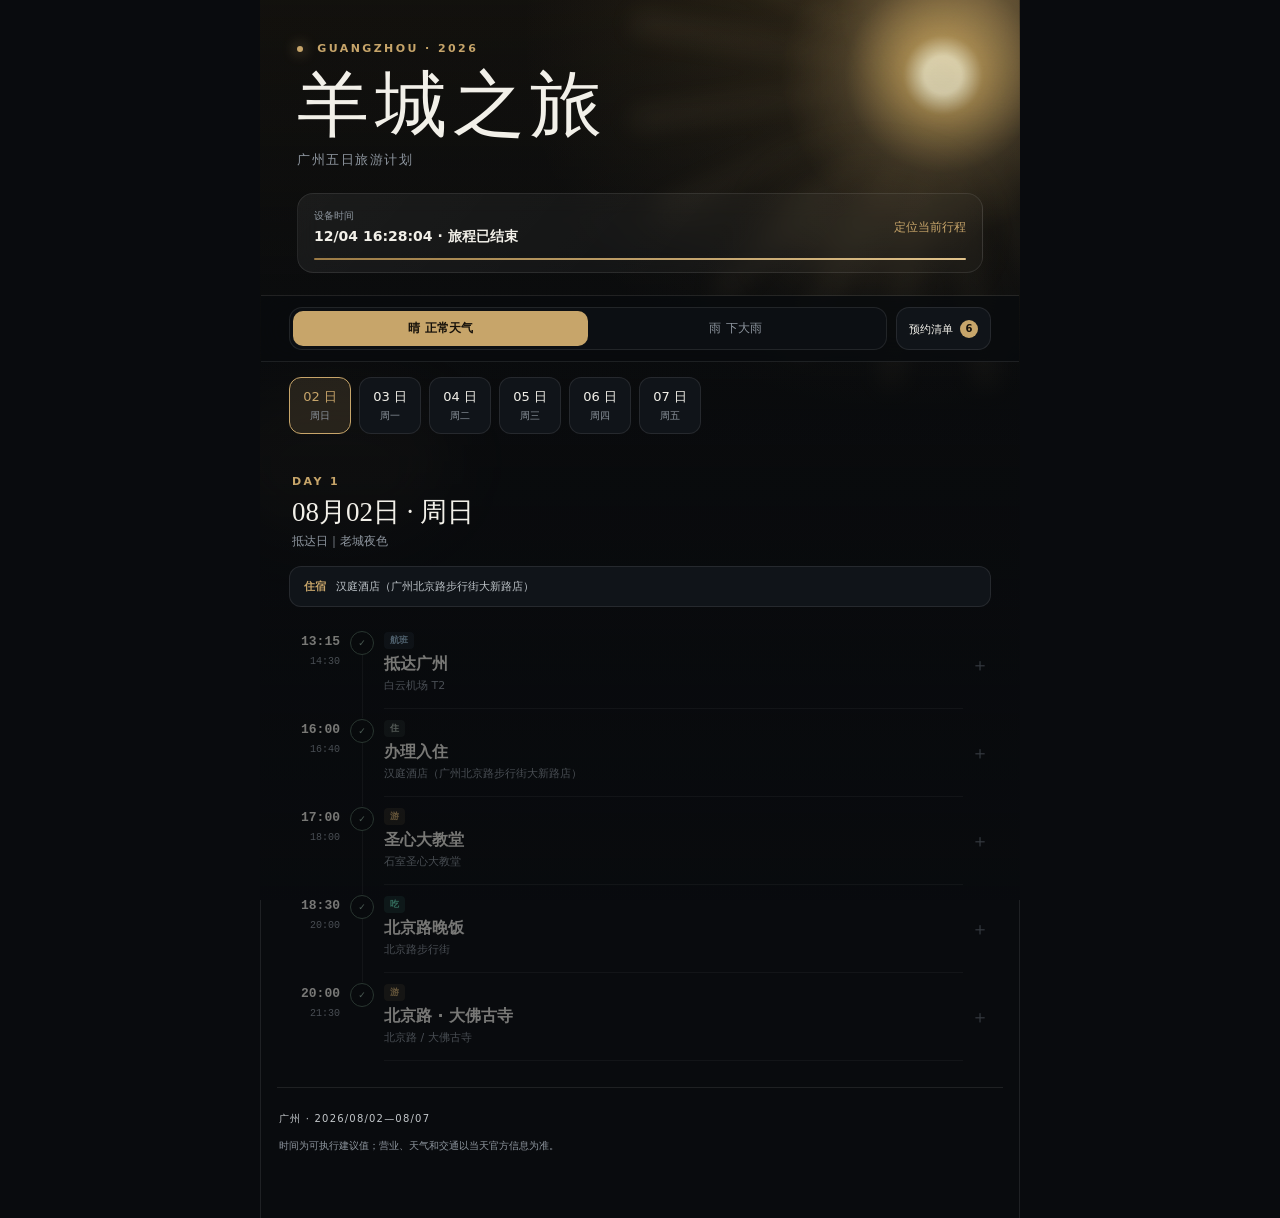
<file: index.html>
﻿<!DOCTYPE html><html lang="zh-CN"><head><meta charSet="utf-8"/><meta name="viewport" content="width=device-width, initial-scale=1"/><link rel="preload" as="image" href="./rain-window-v1.png"/><link rel="preload" as="image" href="./rain-window-loop-v1.gif"/><link rel="stylesheet" href="/assets/index-DzfLGUQ2.css" data-rsc-css-href="/assets/index-DzfLGUQ2.css" data-precedence="vite-rsc/importer-resources"/><link rel="preload" href="/styles-v3.css" as="style"/><link rel="modulepreload" href="/assets/layout-segment-context-Cm3R5QKT.js" crossorigin=""/><link rel="modulepreload" href="/assets/rolldown-runtime-S-ySWqyJ.js" crossorigin=""/><link rel="modulepreload" href="/assets/index-CP8Jyj7E.js" crossorigin=""/><link rel="modulepreload" href="/assets/framework-DjPHiq1u.js" crossorigin=""/><link rel="modulepreload" href="/assets/page-rLevxvu_.js" crossorigin=""/><title>羊城之旅｜广州五日旅游计划</title><meta name="description" content="正常天气与大雨天气双方案的广州五日手机互动旅游计划"/><meta property="og:title" content="羊城之旅｜广州五日旅游计划"/><meta property="og:description" content="正常天气与大雨天气双方案的广州五日手机互动旅游计划"/><meta property="og:type" content="website"/><meta property="og:image" content="https://tripgz.gqtrashbin.design/og.png"/><meta property="og:image:width" content="1200"/><meta property="og:image:height" content="630"/><meta property="og:image:alt" content="羊城之旅｜广州五日旅游计划"/><meta name="twitter:card" content="summary_large_image"/><meta name="twitter:title" content="羊城之旅｜广州五日旅游计划"/><meta name="twitter:description" content="正常天气与大雨天气双方案的广州五日手机互动旅游计划"/><meta name="twitter:image" content="https://tripgz.gqtrashbin.design/og.png"/><link rel="stylesheet" href="/styles-v3.css"/><script>self.__VINEXT_RSC_PARAMS__={}</script><script>self.__VINEXT_RSC_NAV__={"pathname":"/","searchParams":[]}</script><link rel="modulepreload" href="/assets/index-CP8Jyj7E.js" />
</head><body><main class="weather-page weather-sun"><div class="weather-scene" aria-hidden="true"><div class="sun-orb"></div><div class="sun-haze sun-haze-one"></div><div class="sun-haze sun-haze-two"></div><img class="rain-still" src="./rain-window-v1.png" alt=""/><img class="rain-animation" src="./rain-window-loop-v1.gif" alt=""/><div class="rain-mist"></div><div class="rain-layer rain-far"></div><div class="rain-layer rain-mid"></div><div class="rain-layer rain-near"></div><div class="rain-layer rain-fast"></div><div class="rain-layer rain-streaks"></div><div class="rain-layer rain-static"></div></div><div class="weather-content"><header class="hero"><div class="hero-glow"></div><div class="eyebrow"><span class="live-dot"></span> GUANGZHOU · 2026</div><h1>羊城之旅</h1><p class="hero-copy">广州五日旅游计划</p><div class="status-card"><div><span class="muted">设备时间</span><strong>07/27 14:45:42 · 距出发 6 天</strong></div><button type="button">定位当前行程</button><div class="progress-track" aria-label="总行程进度 0%"><span style="width:0%"></span></div></div></header><div class="mode-wrap"><nav class="mode-switch" aria-label="天气方案切换"><button class="active" aria-pressed="true"><span>晴</span>正常天气</button><button class="" aria-pressed="false"><span>雨</span>下大雨</button></nav><button class="booking-button" aria-expanded="false">预约清单 <b>6</b></button></div><nav class="day-tabs" aria-label="选择日期"><button class="active"><span>02<!-- --> 日</span><small>周日</small></button><button class=""><span>03<!-- --> 日</span><small>周一</small></button><button class=""><span>04<!-- --> 日</span><small>周二</small></button><button class=""><span>05<!-- --> 日</span><small>周三</small></button><button class=""><span>06<!-- --> 日</span><small>周四</small></button><button class=""><span>07<!-- --> 日</span><small>周五</small></button></nav><section class="itinerary" aria-live="polite"><div><div class="day-heading"><div><span class="section-kicker">DAY <!-- -->1</span><h2>08月02<!-- -->日 · <!-- -->周日</h2><p>抵达日｜老城夜色</p></div></div><div class="hotel-line"><span>住宿</span>汉庭酒店（广州北京路步行街大新路店）</div><div class="timeline"><details class="stop upcoming"><summary><div class="time"><strong>13:15</strong><span>14:30</span></div><div class="rail"><i>1</i></div><div class="stop-main"><div class="stop-topline"><span class="kind flight">航班</span></div><h3>抵达广州</h3><p>白云机场 T2</p></div><span class="chevron">＋</span></summary><div class="stop-detail"><p>取行李后乘地铁或网约车前往酒店；预留约 90 分钟进城。</p><a href="baidumap://map/geocoder?address=%E7%99%BD%E4%BA%91%E6%9C%BA%E5%9C%BA%20T2&amp;src=webapp.guangzhou-guide">在百度地图 App 打开 ↗</a></div></details><details class="stop upcoming"><summary><div class="time"><strong>16:00</strong><span>16:40</span></div><div class="rail"><i>2</i></div><div class="stop-main"><div class="stop-topline"><span class="kind hotel">住</span></div><h3>办理入住</h3><p>汉庭酒店（广州北京路步行街大新路店）</p></div><span class="chevron">＋</span></summary><div class="stop-detail"><p>放行李、补水，轻装出发。</p><a href="baidumap://map/geocoder?address=%E6%B1%89%E5%BA%AD%E9%85%92%E5%BA%97%EF%BC%88%E5%B9%BF%E5%B7%9E%E5%8C%97%E4%BA%AC%E8%B7%AF%E6%AD%A5%E8%A1%8C%E8%A1%97%E5%A4%A7%E6%96%B0%E8%B7%AF%E5%BA%97%EF%BC%89&amp;src=webapp.guangzhou-guide">在百度地图 App 打开 ↗</a></div></details><details class="stop upcoming"><summary><div class="time"><strong>17:00</strong><span>18:00</span></div><div class="rail"><i>3</i></div><div class="stop-main"><div class="stop-topline"><span class="kind visit">游</span></div><h3>圣心大教堂</h3><p>石室圣心大教堂</p></div><span class="chevron">＋</span></summary><div class="stop-detail"><p>看双尖塔与石砌立面；如现场暂停开放，则只看外观后提前去北京路。</p><a href="baidumap://map/geocoder?address=%E7%9F%B3%E5%AE%A4%E5%9C%A3%E5%BF%83%E5%A4%A7%E6%95%99%E5%A0%82&amp;src=webapp.guangzhou-guide">在百度地图 App 打开 ↗</a></div></details><details class="stop upcoming"><summary><div class="time"><strong>18:30</strong><span>20:00</span></div><div class="rail"><i>4</i></div><div class="stop-main"><div class="stop-topline"><span class="kind food">吃</span></div><h3>北京路晚饭</h3><p>北京路步行街</p></div><span class="chevron">＋</span></summary><div class="stop-detail"><p>第一顿以粤菜为主，三人共享更容易多尝几样。</p><div class="chips"><span>备选</span><em>大鸽饭</em><em>九大簋</em></div><a href="baidumap://map/geocoder?address=%E5%8C%97%E4%BA%AC%E8%B7%AF%E6%AD%A5%E8%A1%8C%E8%A1%97&amp;src=webapp.guangzhou-guide">在百度地图 App 打开 ↗</a></div></details><details class="stop upcoming"><summary><div class="time"><strong>20:00</strong><span>21:30</span></div><div class="rail"><i>5</i></div><div class="stop-main"><div class="stop-topline"><span class="kind visit">游</span></div><h3>北京路 · 大佛古寺</h3><p>北京路 / 大佛古寺</p></div><span class="chevron">＋</span></summary><div class="stop-detail"><p>饭后看千年古道遗址与大佛古寺夜景，不赶场。</p><a href="baidumap://map/geocoder?address=%E5%8C%97%E4%BA%AC%E8%B7%AF%20%2F%20%E5%A4%A7%E4%BD%9B%E5%8F%A4%E5%AF%BA&amp;src=webapp.guangzhou-guide">在百度地图 App 打开 ↗</a></div></details></div></div></section><footer><span>广州 · 2026/08/02—08/07</span><p>时间为可执行建议值；营业、天气和交通以当天官方信息为准。</p></footer></div></main><script id="_R_">import("/assets/index-CP8Jyj7E.js")</script></body></html><script>self.__VINEXT_RSC_CHUNKS__=self.__VINEXT_RSC_CHUNKS__||[];self.__VINEXT_RSC_CHUNKS__.push("2:I[\"8c0f216c4604\",[],\"Children\",1]\n3:I[\"15c18cfaeeff\",[],\"LayoutSegmentProvider\",1]\n4:I[\"8c0f216c4604\",[],\"Slot\",1]\n5:I[\"593f344dc510\",[],\"RedirectBoundary\",1]\n:HL[\"/assets/index-DzfLGUQ2.css\",\"style\"]\n:HL[\"/styles-v3.css\",\"style\"]\n")</script><script>self.__VINEXT_RSC_CHUNKS__=self.__VINEXT_RSC_CHUNKS__||[];self.__VINEXT_RSC_CHUNKS__.push("0:{\"__route\":\"route:/\",\"__interceptionContext\":null,\"__layoutIds\":[\"layout:/\"],\"__rootLayout\":\"/\",\"page:/\":\"$L1\",\"layout:/\":[[[[\"$\",\"link\",\"css:/assets/index-DzfLGUQ2.css\",{\"rel\":\"stylesheet\",\"precedence\":\"vite-rsc/importer-resources\",\"href\":\"/assets/index-DzfLGUQ2.css\",\"data-rsc-css-href\":\"/assets/index-DzfLGUQ2.css\"}],\"$undefined\"],[\"$\",\"html\",null,{\"lang\":\"zh-CN\",\"children\":[[\"$\",\"head\",null,{\"children\":[\"$\",\"link\",null,{\"rel\":\"stylesheet\",\"href\":\"/styles-v3.css\"}]}],[\"$\",\"body\",null,{\"children\":[\"$\",\"$L2\",null,{}]}]]}]],null],\"route:/\":[[[\"$\",\"meta\",null,{\"charSet\":\"utf-8\"}],[[\"$\",\"title\",\"0\",{\"children\":\"羊城之旅｜广州五日旅游计划\"}],[\"$\",\"meta\",\"1\",{\"name\":\"description\",\"content\":\"正常天气与大雨天气双方案的广州五日手机互动旅游计划\"}],[\"$\",\"meta\",\"2\",{\"property\":\"og:title\",\"content\":\"羊城之旅｜广州五日旅游计划\"}],[\"$\",\"meta\",\"3\",{\"property\":\"og:description\",\"content\":\"正常天气与大雨天气双方案的广州五日手机互动旅游计划\"}],[\"$\",\"meta\",\"4\",{\"property\":\"og:type\",\"content\":\"website\"}],[\"$\",\"meta\",\"5\",{\"property\":\"og:image\",\"content\":\"https://tripgz.gqtrashbin.design/og.png\"}],[\"$\",\"meta\",\"6\",{\"property\":\"og:image:width\",\"content\":\"1200\"}],[\"$\",\"meta\",\"7\",{\"property\":\"og:image:height\",\"content\":\"630\"}],[\"$\",\"meta\",\"8\",{\"property\":\"og:image:alt\",\"content\":\"羊城之旅｜广州五日旅游计划\"}],[\"$\",\"meta\",\"9\",{\"name\":\"twitter:card\",\"content\":\"summary_large_image\"}],[\"$\",\"meta\",\"10\",{\"name\":\"twitter:title\",\"content\":\"羊城之旅｜广州五日旅游计划\"}],[\"$\",\"meta\",\"11\",{\"name\":\"twitter:description\",\"content\":\"正常天气与大雨天气双方案的广州五日手机互动旅游计划\"}],[\"$\",\"meta\",\"12\",{\"name\":\"twitter:image\",\"content\":\"https://tripgz.gqtrashbin.design/og.png\"}]],[[\"$\",\"meta\",\"0\",{\"name\":\"viewport\",\"content\":\"width=device-width, initial-scale=1\"}]]],[\"$\",\"$L3\",null,{\"segmentMap\":{\"children\":[]},\"children\":[\"$\",\"$L4\",null,{\"id\":\"layout:/\",\"parallelSlots\":\"$undefined\",\"children\":[\"$\",\"$L5\",null,{\"children\":[\"$\",\"$L3\",null,{\"segmentMap\":{\"children\":[]},\"children\":[\"$\",\"$L4\",null,{\"id\":\"page:/\"}]}]}]}]}]],\"__layoutFlags\":{\"layout:/\":\"s\"},\"__artifactCompatibility\":{\"schemaVersion\":1,\"graphVersion\":\"app-route-graph:4uhn5s1wvoptc\",\"deploymentVersion\":\"b5fb0f82-186d-453d-8ee8-8b7a14dfd1f1\",\"appElementsSchemaVersion\":1,\"rscPayloadSchemaVersion\":1,\"rootBoundaryId\":\"/\",\"renderEpoch\":null}}\n")</script><script>self.__VINEXT_RSC_CHUNKS__=self.__VINEXT_RSC_CHUNKS__||[];self.__VINEXT_RSC_CHUNKS__.push("6:I[\"6efdf509a785\",[],\"default\",1]\n1:[\"$\",\"$L6\",null,{\"params\":\"$@7\",\"searchParams\":\"$@8\"}]\n")</script><script>self.__VINEXT_RSC_CHUNKS__=self.__VINEXT_RSC_CHUNKS__||[];self.__VINEXT_RSC_CHUNKS__.push("7:{}\n8:{}\n")</script><script>self.__VINEXT_RSC_DONE__=true</script>
</file>
<file: assets/index-DzfLGUQ2.css>
:root{--bg:#090b0e;--panel:#101419;--panel-2:#151a20;--line:#ffffff17;--text:#f2f0e9;--muted:#8e969f;--gold:#c7a56a;--gold-soft:#c7a56a24;--blue:#7da7c7}*{box-sizing:border-box}html{background:var(--bg);--lightningcss-light: ;--lightningcss-dark:initial;color-scheme:dark;scroll-behavior:smooth}body{background:var(--bg);color:var(--text);margin:0;font-family:PingFang SC,Microsoft YaHei,system-ui,sans-serif}button,summary{-webkit-tap-highlight-color:transparent}button{font:inherit}main{min-height:100vh;padding-bottom:calc(32px + env(safe-area-inset-bottom))}.weather-page{isolation:isolate;background:#090b0e;position:relative;overflow:clip}.weather-content{z-index:2;position:relative}.weather-scene{z-index:0;pointer-events:none;width:min(760px,100%);transition:background 1s;position:fixed;inset:0 0 0 50%;overflow:hidden;translate:-50%}.weather-scene:after{content:"";background:linear-gradient(#0507090d,#07090c94 46%,#090b0eeb 100%);position:absolute;inset:0}.sun-orb{aspect-ratio:1;opacity:0;filter:blur(1px);background:radial-gradient(circle,#fff7cffa 0 8%,#eec46fad 17%,#c7a56a38 42%,#0000 70%);border-radius:50%;width:330px;transition:opacity .8s,transform 1.2s;position:absolute;top:-90px;right:-88px;transform:scale(.82)}.sun-orb:after{content:"";filter:blur(12px);background:repeating-conic-gradient(from 8deg,#eccb8b1a 0deg 3deg,#0000 4deg 18deg);border-radius:50%;animation:42s linear infinite sun-turn;position:absolute;inset:-45%}.sun-haze{opacity:0;filter:blur(30px);border-radius:50%;transition:opacity 1s;animation:13s ease-in-out infinite alternate haze-drift;position:absolute}.sun-haze-one{background:#cfaa6829;width:180px;height:100px;top:180px;right:8%}.sun-haze-two{background:#977e5217;width:230px;height:150px;animation-delay:-6s;top:43vh;left:-40px}.weather-sun .sun-orb{opacity:1;transform:scale(1)}.weather-sun .sun-haze{opacity:1}.weather-sun .weather-scene{background:radial-gradient(circle at 84% 4%,#ae894833,#0000 35%),linear-gradient(#14120e 0%,#0e0f0f 38%,#090b0e 100%)}.rain-still,.rain-animation{object-fit:cover;opacity:0;filter:blur(.3px)brightness(.88)saturate(.86);width:100%;height:100%;transition:opacity .8s;position:absolute;inset:0;transform:scale(1.025)}.rain-mist,.rain-layer{opacity:0;transition:opacity .7s;position:absolute;inset:0}.rain-mist{filter:blur(3px)saturate(.82);background:radial-gradient(at 25% 8%,#80a9a84d,#0000 38%),radial-gradient(at 78% 24%,#476f7747,#0000 42%),linear-gradient(#264a4ce6,#122a2eb3 48%,#08111559);transform:scale(1.04)}.rain-layer{will-change:background-position, transform;background-repeat:repeat}.rain-far{filter:blur(5.5px)saturate(.72);background-image:radial-gradient(at 50% 18%,#b5d7d629 0 1px,#0000 3px),linear-gradient(#0000 0 34%,#adcecf21 38% 68%,#0000 73%);background-size:31px 96px,79px 210px;animation:13s linear infinite glass-rivulets;inset:-18% -8%}.rain-mid{filter:drop-shadow(0 1px 1px #0000007a);background-image:radial-gradient(at 34% 25%,#ebf7f58c 0 1px,#0000 2px),radial-gradient(at 52% 55%,#0f222594 0 3px,#89aeaf3b 4px,#0000 6px),radial-gradient(at 38% 28%,#e5f4f261 0 1px,#0000 2px),radial-gradient(at 52% 58%,#0b1b1f80 0 2px,#8cb0b133 3px,#0000 5px);background-position:3px 7px,3px 7px,29px 47px,29px 47px;background-size:43px 61px,43px 61px,79px 103px,79px 103px}.rain-near{filter:drop-shadow(0 2px 2px #0000008c);background-image:radial-gradient(at 39% 27%,#f7fcf9b3 0 1.2px,#0000 2.4px),radial-gradient(at 52% 58%,#071619b8 0 5px,#9dc1c04d 6px,#0000 9px),radial-gradient(at 35% 23%,#eff9f68c 0 1px,#0000 2px),radial-gradient(at 52% 59%,#08181ba6 0 3.5px,#98bcbb47 4.5px,#0000 7px);background-position:21px 15px,21px 15px,71px 83px,71px 83px;background-size:109px 127px,109px 127px,157px 181px,157px 181px;animation:22s cubic-bezier(.45,0,.55,1) infinite heavy-drops;inset:-8% -4%}.rain-fast{filter:blur(2.2px)saturate(.8)drop-shadow(0 1px 2px #00000061);background-image:radial-gradient(at 42% 26%,#eff9f76b 0 1px,#0000 2px),radial-gradient(at 52% 53%,#08191d94 0 2px,#95bbba33 3px,#0000 5px),linear-gradient(#0000 0 28%,#aacbca1f 35% 71%,#0000 76%);background-position:91px -27px,91px -27px,37px -103px;background-size:137px 193px,137px 193px,223px 347px;animation:7.4s cubic-bezier(.38,.04,.62,.98) infinite quick-drops;inset:-14% -3%}.rain-streaks{filter:blur(.8px);background-image:linear-gradient(166deg,#0000 0 43%,#dcedec42 44% 45.5%,#0000 47% 100%),linear-gradient(166deg,#0000 0 61%,#cde4e32e 62% 63%,#0000 64.5% 100%);background-position:17px -119px,103px -287px;background-size:127px 263px,211px 379px;animation:2.8s linear infinite slant-rain;inset:-22% -18%;transform:rotate(-4deg)}.rain-static{filter:drop-shadow(0 1.5px 1px #000000a6);background-image:radial-gradient(at 35% 20%,#fffffcdb 0 1.8px,#0000 3.5px),radial-gradient(at 53% 60%,#031114cc 0 9px,#b1d4cf57 10px,#0000 14px),radial-gradient(at 34% 22%,#fffffad1 0 1px,#0000 2px),radial-gradient(at 52% 57%,#051417c7 0 4px,#accdc952 5px,#0000 7px),radial-gradient(at 31% 24%,#fafffbad 0 1px,#0000 2px),radial-gradient(at 52% 58%,#061518ad 0 2px,#aed0cb4d 3px,#0000 5px),radial-gradient(at 38% 26%,#f8fffc94 0 .5px,#0000 1.2px),radial-gradient(at 53% 60%,#08181b99 0 .9px,#a1c6c340 1.7px,#0000 2.7px);background-position:137px 79px,137px 79px,23px 41px,23px 41px,71px 19px,71px 19px,11px 67px,11px 67px;background-size:293px 347px,293px 347px,173px 211px,173px 211px,97px 139px,97px 139px,53px 83px,53px 83px}.weather-rain .rain-still,.weather-rain .rain-animation{opacity:.9}.weather-rain .rain-mist{opacity:.16}.weather-rain .rain-far,.weather-rain .rain-mid,.weather-rain .rain-near,.weather-rain .rain-fast,.weather-rain .rain-streaks,.weather-rain .rain-static{opacity:0}.weather-rain .weather-scene{background:linear-gradient(#315b5b 0%,#173b40 43%,#09151a 100%)}.weather-rain .weather-scene:after{background:linear-gradient(#020d100a,#050e125c 48%,#090b0ee8 100%);box-shadow:inset 0 0 90px #00000047}@keyframes sun-turn{to{transform:rotate(360deg)}}@keyframes haze-drift{to{transform:translate(28px,18px)scale(1.12)}}@keyframes glass-rivulets{0%{background-position:0 -210px,17px -420px}to{background-position:0 210px,17px 420px}}@keyframes heavy-drops{0%,18%{transform:translateY(-8px)}48%,72%{transform:translateY(8px)}to{transform:translateY(26px)}}@keyframes quick-drops{0%,9%{transform:translateY(-18px)}66%{transform:translateY(32px)}to{transform:translateY(62px)}}@keyframes slant-rain{0%{background-position:17px -263px,103px -379px}to{background-position:-37px 263px,49px 379px}}.hero{padding:max(42px, env(safe-area-inset-top)) 20px 22px;border-bottom:1px solid var(--line);position:relative;overflow:hidden}.hero-glow{pointer-events:none;background:radial-gradient(circle,#c7a56a3b,#0000 68%);width:310px;height:310px;position:absolute;top:-160px;right:-120px}.eyebrow,.section-kicker{color:var(--gold);letter-spacing:.22em;font-size:11px;font-weight:700}.live-dot{background:var(--gold);width:6px;height:6px;box-shadow:0 0 14px var(--gold);border-radius:50%;margin-right:8px;display:inline-block}h1{letter-spacing:.08em;margin:14px 0 2px;font-family:Songti SC,STSong,serif;font-size:clamp(44px,13vw,72px);font-weight:500;line-height:1}.hero-copy{color:var(--muted);letter-spacing:.12em;margin:10px 0 24px;font-size:13px}.status-card{border:1px solid var(--line);-webkit-backdrop-filter:blur(12px);backdrop-filter:blur(12px);background:linear-gradient(130deg,#ffffff0f,#ffffff05);border-radius:16px;grid-template-columns:1fr auto;align-items:center;gap:12px;padding:15px 16px 12px;display:grid;position:relative}.status-card .muted{color:var(--muted);margin-bottom:3px;font-size:10px;display:block}.status-card strong{font-size:14px}.status-card button{color:var(--gold);cursor:pointer;background:0 0;border:0;padding:8px 0 8px 12px;font-size:12px}.progress-track{background:#ffffff17;border-radius:9px;grid-column:1/-1;height:2px;overflow:hidden}.progress-track span{background:linear-gradient(90deg,#9b7a45,#e0c28b);height:100%;transition:width .4s;display:block}.mode-wrap{z-index:20;-webkit-backdrop-filter:blur(18px)saturate(125%);backdrop-filter:blur(18px)saturate(125%);border-bottom:1px solid var(--line);background:#090b0ec2;gap:9px;padding:11px 16px;display:flex;position:sticky;top:0}.mode-switch{border:1px solid var(--line);background:#0c0f13;border-radius:13px;flex:1;grid-template-columns:1fr 1fr;padding:3px;display:grid}.mode-switch button{color:var(--muted);cursor:pointer;background:0 0;border:0;border-radius:10px;padding:9px 10px;font-size:12px}.mode-switch button span{margin-right:5px}.mode-switch button.active{color:#17120b;background:var(--gold);font-weight:700}.mode-switch button.active.rain{color:#08131b;background:var(--blue)}.booking-button{border:1px solid var(--line);color:var(--text);background:var(--panel);cursor:pointer;white-space:nowrap;border-radius:13px;padding:0 12px;font-size:11px}.booking-button b{color:#17120b;background:var(--gold);border-radius:50%;place-items:center;width:18px;height:18px;margin-left:4px;font-size:10px;display:inline-grid}.booking-panel{background:linear-gradient(145deg, var(--gold-soft), #ffffff05);border:1px solid #c7a56a45;border-radius:18px;margin:12px 16px;padding:20px}.booking-panel h2{margin:6px 0 15px;font-family:Songti SC,serif;font-size:24px;font-weight:500}.booking-list{gap:10px;display:grid}.booking-list article{border-top:1px solid var(--line);grid-template-columns:74px 1fr;gap:12px;padding-top:10px;display:grid}.booking-list time{color:var(--gold);font-size:11px}.booking-list strong{font-size:13px}.booking-list p{color:var(--muted);margin:4px 0 0;font-size:12px;line-height:1.6}.day-tabs{scrollbar-width:none;gap:8px;padding:15px 16px 10px;display:flex;overflow-x:auto}.day-tabs::-webkit-scrollbar{display:none}.day-tabs button{border:1px solid var(--line);color:var(--muted);background:var(--panel);cursor:pointer;border-radius:12px;flex:0 0 62px;padding:10px 6px}.day-tabs button span,.day-tabs button small{display:block}.day-tabs button span{color:var(--text);font-size:13px}.day-tabs button small{margin-top:3px;font-size:10px}.day-tabs button.active{border-color:var(--gold);background:var(--gold-soft)}.day-tabs button.active span{color:var(--gold)}.itinerary{padding:12px 16px 18px}.day-heading{justify-content:space-between;align-items:flex-start;gap:12px;padding:14px 3px 16px;display:flex}.day-heading h2{margin:5px 0 3px;font-family:Songti SC,serif;font-size:27px;font-weight:500}.day-heading p{color:var(--muted);margin:0;font-size:12px}.today-badge{color:var(--gold);background:var(--gold-soft);border:1px solid #c7a56a47;border-radius:99px;padding:5px 9px;font-size:10px}.hotel-line{color:#bdc3c8;background:var(--panel);border:1px solid var(--line);border-radius:12px;margin-bottom:14px;padding:12px 14px;font-size:11px}.hotel-line span{color:var(--gold);margin-right:10px;font-weight:700}.timeline{position:relative}.stop{background:0 0}.stop summary{cursor:pointer;grid-template-columns:51px 28px minmax(0,1fr) 20px;gap:8px;min-height:88px;list-style:none;display:grid}.stop summary::-webkit-details-marker{display:none}.time{text-align:right;padding-top:13px}.time strong{font-family:ui-monospace,SFMono-Regular,monospace;font-size:13px;display:block}.time span{color:var(--muted);font-family:ui-monospace,SFMono-Regular,monospace;font-size:10px}.rail{justify-content:center;display:flex;position:relative}.rail:after{content:"";background:var(--line);width:1px;position:absolute;top:31px;bottom:-9px;left:50%}.stop:last-child .rail:after{display:none}.rail i{z-index:1;width:24px;height:24px;color:var(--muted);background:var(--bg);border:1px solid #48505a;border-radius:50%;place-items:center;margin-top:10px;font-size:9px;font-style:normal;display:grid;position:relative}.stop-main{border-bottom:1px solid var(--line);min-width:0;padding:11px 0 15px}.stop-main h3{margin:5px 0 3px;font-size:16px;font-weight:650}.stop-main p{color:var(--muted);text-overflow:ellipsis;white-space:nowrap;margin:0;font-size:11px;overflow:hidden}.stop-topline{align-items:center;gap:7px;display:flex}.kind{color:var(--gold);background:var(--gold-soft);border-radius:4px;padding:2px 6px;font-size:9px;font-weight:700}.kind.food{color:#63d6b3;background:#63d6b324}.kind.travel,.kind.flight{color:#9abbd3;background:#7da7c71f}.kind.hotel{color:#aab7ad;background:#96af9d1f}.now-label{color:#111;background:var(--gold);border-radius:4px;padding:2px 6px;font-size:9px;font-weight:700}.chevron{color:#666f78;align-self:center;font-size:18px;transition:transform .25s}.stop[open] .chevron{transform:rotate(45deg)}.stop-detail{border:1px solid var(--line);background:var(--panel);border-radius:12px;margin:-3px 0 12px 87px;padding:14px 15px}.stop-detail>p{color:#c7ccd0;margin:0 0 10px;font-size:12px;line-height:1.75}.stop-detail a{color:var(--gold);margin-top:11px;font-size:11px;text-decoration:none;display:inline-block}.chips{flex-wrap:wrap;align-items:center;gap:6px;display:flex}.chips span{color:var(--muted);font-size:10px}.chips em{border:1px solid var(--line);color:#c5c9cc;border-radius:999px;padding:5px 8px;font-size:10px;font-style:normal}.booking-note{color:#d7c7a9;background:var(--gold-soft);border-left:2px solid var(--gold);margin-top:10px;padding:9px 10px;font-size:11px;line-height:1.6}.booking-note b{color:var(--gold);margin-right:8px}.stop.done{opacity:.48}.stop.done .rail i{color:#94b29f;border-color:#4e6657}.stop.now .rail i{color:#17120b;border-color:var(--gold);background:var(--gold);box-shadow:0 0 0 5px #c7a56a1a}.stop.now .stop-main h3{color:var(--gold)}footer{border-top:1px solid var(--line);color:var(--muted);margin:8px 16px 0;padding:22px 2px;font-size:10px;line-height:1.7}footer span{color:#c3c7ca;letter-spacing:.12em}@media (width>=760px){main{border-left:1px solid var(--line);border-right:1px solid var(--line);width:min(760px,100%);margin:0 auto}.hero{padding-left:36px;padding-right:36px}.mode-wrap,.day-tabs,.itinerary{padding-left:28px;padding-right:28px}.booking-panel{margin-left:28px;margin-right:28px}}@media (prefers-reduced-motion:reduce){*{scroll-behavior:auto!important;transition:none!important}.sun-orb:after,.sun-haze,.rain-layer{animation:none!important}.weather-rain .rain-animation{display:none}}
</file>
<file: styles-v3.css>
:root {
  --bg: #090b0e;
  --panel: #101419;
  --panel-2: #151a20;
  --line: rgba(255,255,255,.09);
  --text: #f2f0e9;
  --muted: #8e969f;
  --gold: #c7a56a;
  --gold-soft: rgba(199,165,106,.14);
  --blue: #7da7c7;
}

* { box-sizing: border-box; }
html { background: var(--bg); color-scheme: dark; scroll-behavior: smooth; }
body { margin: 0; background: var(--bg); color: var(--text); font-family: "PingFang SC", "Microsoft YaHei", system-ui, sans-serif; }
button, summary { -webkit-tap-highlight-color: transparent; }
button { font: inherit; }
main { min-height: 100vh; padding-bottom: calc(32px + env(safe-area-inset-bottom)); }

/* Atmospheric weather layer: restrained so the itinerary remains primary. */
.weather-page { position: relative; isolation: isolate; overflow: clip; background: #090b0e; }
.weather-content { position: relative; z-index: 2; }
.weather-scene { position: fixed; z-index: 0; inset: 0; left: 50%; width: min(760px, 100%); translate: -50% 0; overflow: hidden; pointer-events: none; transition: background 1s ease; }
.weather-scene::after { content: ""; position: absolute; inset: 0; background: linear-gradient(180deg, rgba(5,7,9,.05), rgba(7,9,12,.58) 46%, rgba(9,11,14,.92) 100%); }

.sun-orb { position: absolute; top: -90px; right: -88px; width: 330px; aspect-ratio: 1; border-radius: 50%; opacity: 0; background: radial-gradient(circle, rgba(255,247,207,.98) 0 8%, rgba(238,196,111,.68) 17%, rgba(199,165,106,.22) 42%, transparent 70%); filter: blur(1px); transform: scale(.82); transition: opacity .8s ease, transform 1.2s ease; }
.sun-orb::after { content: ""; position: absolute; inset: -45%; border-radius: 50%; background: repeating-conic-gradient(from 8deg, rgba(236,203,139,.1) 0deg 3deg, transparent 4deg 18deg); filter: blur(12px); animation: sun-turn 42s linear infinite; }
.sun-haze { position: absolute; border-radius: 50%; opacity: 0; filter: blur(30px); transition: opacity 1s ease; animation: haze-drift 13s ease-in-out infinite alternate; }
.sun-haze-one { top: 180px; right: 8%; width: 180px; height: 100px; background: rgba(207,170,104,.16); }
.sun-haze-two { top: 43vh; left: -40px; width: 230px; height: 150px; background: rgba(151,126,82,.09); animation-delay: -6s; }
.weather-sun .sun-orb { opacity: 1; transform: scale(1); }
.weather-sun .sun-haze { opacity: 1; }
.weather-sun .weather-scene { background: radial-gradient(circle at 84% 4%, rgba(174,137,72,.2), transparent 35%), linear-gradient(180deg, #14120e 0%, #0e0f0f 38%, #090b0e 100%); }

.rain-still, .rain-animation { position: absolute; inset: 0; width: 100%; height: 100%; object-fit: cover; opacity: 0; filter: blur(.3px) brightness(.88) saturate(.86); transform: scale(1.025); transition: opacity .8s ease; }

.rain-mist, .rain-layer { position: absolute; inset: 0; opacity: 0; transition: opacity .7s ease; }
.rain-mist { background: radial-gradient(ellipse at 25% 8%, rgba(128,169,168,.3), transparent 38%), radial-gradient(ellipse at 78% 24%, rgba(71,111,119,.28), transparent 42%), linear-gradient(180deg, rgba(38,74,76,.9), rgba(18,42,46,.7) 48%, rgba(8,17,21,.35)); filter: blur(3px) saturate(.82); transform: scale(1.04); }
.rain-layer { background-repeat: repeat; will-change: background-position, transform; }

/* Out-of-focus drops behind the pane: soft trails that creep downward. */
.rain-far {
  inset: -18% -8%;
  background-image:
    radial-gradient(ellipse at 50% 18%, rgba(181,215,214,.16) 0 1px, transparent 3px),
    linear-gradient(180deg, transparent 0 34%, rgba(173,206,207,.13) 38% 68%, transparent 73%);
  background-size: 31px 96px, 79px 210px;
  filter: blur(5.5px) saturate(.72);
  animation: glass-rivulets 13s linear infinite;
}

/* Fine beads on the glass, with a bright shoulder and a dark lower rim. */
.rain-mid {
  background-image:
    radial-gradient(ellipse at 34% 25%, rgba(235,247,245,.55) 0 1px, transparent 2px),
    radial-gradient(ellipse at 52% 55%, rgba(15,34,37,.58) 0 3px, rgba(137,174,175,.23) 4px, transparent 6px),
    radial-gradient(ellipse at 38% 28%, rgba(229,244,242,.38) 0 1px, transparent 2px),
    radial-gradient(ellipse at 52% 58%, rgba(11,27,31,.5) 0 2px, rgba(140,176,177,.2) 3px, transparent 5px);
  background-size: 43px 61px, 43px 61px, 79px 103px, 79px 103px;
  background-position: 3px 7px, 3px 7px, 29px 47px, 29px 47px;
  filter: drop-shadow(0 1px 1px rgba(0,0,0,.48));
}

/* Larger foreground droplets move very slowly, like water gathering on a window. */
.rain-near {
  inset: -8% -4%;
  background-image:
    radial-gradient(ellipse at 39% 27%, rgba(247,252,249,.7) 0 1.2px, transparent 2.4px),
    radial-gradient(ellipse at 52% 58%, rgba(7,22,25,.72) 0 5px, rgba(157,193,192,.3) 6px, transparent 9px),
    radial-gradient(ellipse at 35% 23%, rgba(239,249,246,.55) 0 1px, transparent 2px),
    radial-gradient(ellipse at 52% 59%, rgba(8,24,27,.65) 0 3.5px, rgba(152,188,187,.28) 4.5px, transparent 7px);
  background-size: 109px 127px, 109px 127px, 157px 181px, 157px 181px;
  background-position: 21px 15px, 21px 15px, 71px 83px, 71px 83px;
  filter: drop-shadow(0 2px 2px rgba(0,0,0,.55));
  animation: heavy-drops 22s cubic-bezier(.45,0,.55,1) infinite;
}

/* A sparse quicker layer breaks the shared rhythm of the slower trails. */
.rain-fast {
  inset: -14% -3%;
  background-image:
    radial-gradient(ellipse at 42% 26%, rgba(239,249,247,.42) 0 1px, transparent 2px),
    radial-gradient(ellipse at 52% 53%, rgba(8,25,29,.58) 0 2px, rgba(149,187,186,.2) 3px, transparent 5px),
    linear-gradient(180deg, transparent 0 28%, rgba(170,203,202,.12) 35% 71%, transparent 76%);
  background-size: 137px 193px, 137px 193px, 223px 347px;
  background-position: 91px -27px, 91px -27px, 37px -103px;
  filter: blur(2.2px) saturate(.8) drop-shadow(0 1px 2px rgba(0,0,0,.38));
  animation: quick-drops 7.4s cubic-bezier(.38,.04,.62,.98) infinite;
}

/* Sparse broken rain beyond the glass, angled by wind rather than forming a curtain. */
.rain-streaks {
  inset: -22% -18%;
  background-image:
    linear-gradient(166deg, transparent 0 43%, rgba(220,237,236,.26) 44% 45.5%, transparent 47% 100%),
    linear-gradient(166deg, transparent 0 61%, rgba(205,228,227,.18) 62% 63%, transparent 64.5% 100%);
  background-size: 127px 263px, 211px 379px;
  background-position: 17px -119px, 103px -287px;
  filter: blur(.8px);
  transform: rotate(-4deg);
  animation: slant-rain 2.8s linear infinite;
}

/* Stationary beads use mismatched tile sizes, so their distribution feels organic. */
.rain-static {
  background-image:
    radial-gradient(ellipse at 35% 20%, rgba(255,255,252,.86) 0 1.8px, transparent 3.5px),
    radial-gradient(ellipse at 53% 60%, rgba(3,17,20,.8) 0 9px, rgba(177,212,207,.34) 10px, transparent 14px),
    radial-gradient(ellipse at 34% 22%, rgba(255,255,250,.82) 0 1px, transparent 2px),
    radial-gradient(ellipse at 52% 57%, rgba(5,20,23,.78) 0 4px, rgba(172,205,201,.32) 5px, transparent 7px),
    radial-gradient(ellipse at 31% 24%, rgba(250,255,251,.68) 0 1px, transparent 2px),
    radial-gradient(ellipse at 52% 58%, rgba(6,21,24,.68) 0 2px, rgba(174,208,203,.3) 3px, transparent 5px),
    radial-gradient(ellipse at 38% 26%, rgba(248,255,252,.58) 0 .5px, transparent 1.2px),
    radial-gradient(ellipse at 53% 60%, rgba(8,24,27,.6) 0 .9px, rgba(161,198,195,.25) 1.7px, transparent 2.7px);
  background-size: 293px 347px, 293px 347px, 173px 211px, 173px 211px, 97px 139px, 97px 139px, 53px 83px, 53px 83px;
  background-position: 137px 79px, 137px 79px, 23px 41px, 23px 41px, 71px 19px, 71px 19px, 11px 67px, 11px 67px;
  filter: drop-shadow(0 1.5px 1px rgba(0,0,0,.65));
}
.weather-rain .rain-still, .weather-rain .rain-animation { opacity: .9; }
.weather-rain .rain-mist { opacity: .16; }
.weather-rain .rain-far,
.weather-rain .rain-mid,
.weather-rain .rain-near,
.weather-rain .rain-fast,
.weather-rain .rain-streaks,
.weather-rain .rain-static { opacity: 0; }
.weather-rain .weather-scene { background: linear-gradient(180deg, #315b5b 0%, #173b40 43%, #09151a 100%); }
.weather-rain .weather-scene::after { background: linear-gradient(180deg, rgba(2,13,16,.04), rgba(5,14,18,.36) 48%, rgba(9,11,14,.91) 100%); box-shadow: inset 0 0 90px rgba(0,0,0,.28); }

@keyframes sun-turn { to { transform: rotate(360deg); } }
@keyframes haze-drift { to { transform: translate3d(28px, 18px, 0) scale(1.12); } }
@keyframes glass-rivulets { from { background-position: 0 -210px, 17px -420px; } to { background-position: 0 210px, 17px 420px; } }
@keyframes heavy-drops { 0%, 18% { transform: translateY(-8px); } 48%, 72% { transform: translateY(8px); } 100% { transform: translateY(26px); } }
@keyframes quick-drops { 0%, 9% { transform: translateY(-18px); } 66% { transform: translateY(32px); } 100% { transform: translateY(62px); } }
@keyframes slant-rain { from { background-position: 17px -263px, 103px -379px; } to { background-position: -37px 263px, 49px 379px; } }

.hero { position: relative; overflow: hidden; padding: max(42px, env(safe-area-inset-top)) 20px 22px; border-bottom: 1px solid var(--line); }
.hero-glow { position: absolute; width: 310px; height: 310px; right: -120px; top: -160px; background: radial-gradient(circle, rgba(199,165,106,.23), transparent 68%); pointer-events: none; }
.eyebrow, .section-kicker { color: var(--gold); font-size: 11px; letter-spacing: .22em; font-weight: 700; }
.live-dot { display: inline-block; width: 6px; height: 6px; margin-right: 8px; border-radius: 50%; background: var(--gold); box-shadow: 0 0 14px var(--gold); }
h1 { margin: 14px 0 2px; font-family: "Songti SC", "STSong", serif; font-size: clamp(44px, 13vw, 72px); line-height: 1; letter-spacing: .08em; font-weight: 500; }
.hero-copy { margin: 10px 0 24px; color: var(--muted); letter-spacing: .12em; font-size: 13px; }
.status-card { position: relative; display: grid; grid-template-columns: 1fr auto; gap: 12px; align-items: center; padding: 15px 16px 12px; border: 1px solid var(--line); border-radius: 16px; background: linear-gradient(130deg, rgba(255,255,255,.06), rgba(255,255,255,.018)); backdrop-filter: blur(12px); }
.status-card .muted { display: block; color: var(--muted); font-size: 10px; margin-bottom: 3px; }
.status-card strong { font-size: 14px; }
.status-card button { border: 0; color: var(--gold); background: transparent; padding: 8px 0 8px 12px; cursor: pointer; font-size: 12px; }
.progress-track { grid-column: 1 / -1; height: 2px; overflow: hidden; background: rgba(255,255,255,.09); border-radius: 9px; }
.progress-track span { display: block; height: 100%; background: linear-gradient(90deg, #9b7a45, #e0c28b); transition: width .4s ease; }

.mode-wrap { position: sticky; top: 0; z-index: 20; display: flex; gap: 9px; padding: 11px 16px; background: rgba(9,11,14,.76); backdrop-filter: blur(18px) saturate(125%); border-bottom: 1px solid var(--line); }
.mode-switch { display: grid; grid-template-columns: 1fr 1fr; flex: 1; padding: 3px; border: 1px solid var(--line); border-radius: 13px; background: #0c0f13; }
.mode-switch button { border: 0; border-radius: 10px; padding: 9px 10px; color: var(--muted); background: transparent; cursor: pointer; font-size: 12px; }
.mode-switch button span { margin-right: 5px; }
.mode-switch button.active { color: #17120b; background: var(--gold); font-weight: 700; }
.mode-switch button.active.rain { color: #08131b; background: var(--blue); }
.booking-button { border: 1px solid var(--line); border-radius: 13px; padding: 0 12px; color: var(--text); background: var(--panel); cursor: pointer; font-size: 11px; white-space: nowrap; }
.booking-button b { display: inline-grid; place-items: center; width: 18px; height: 18px; margin-left: 4px; border-radius: 50%; color: #17120b; background: var(--gold); font-size: 10px; }

.booking-panel { margin: 12px 16px; padding: 20px; border: 1px solid rgba(199,165,106,.27); border-radius: 18px; background: linear-gradient(145deg, var(--gold-soft), rgba(255,255,255,.02)); }
.booking-panel h2 { margin: 6px 0 15px; font-family: "Songti SC", serif; font-size: 24px; font-weight: 500; }
.booking-list { display: grid; gap: 10px; }
.booking-list article { display: grid; grid-template-columns: 74px 1fr; gap: 12px; padding-top: 10px; border-top: 1px solid var(--line); }
.booking-list time { color: var(--gold); font-size: 11px; }
.booking-list strong { font-size: 13px; }
.booking-list p { margin: 4px 0 0; color: var(--muted); font-size: 12px; line-height: 1.6; }

.day-tabs { display: flex; gap: 8px; padding: 15px 16px 10px; overflow-x: auto; scrollbar-width: none; }
.day-tabs::-webkit-scrollbar { display: none; }
.day-tabs button { flex: 0 0 62px; padding: 10px 6px; border: 1px solid var(--line); border-radius: 12px; color: var(--muted); background: var(--panel); cursor: pointer; }
.day-tabs button span, .day-tabs button small { display: block; }
.day-tabs button span { color: var(--text); font-size: 13px; }
.day-tabs button small { margin-top: 3px; font-size: 10px; }
.day-tabs button.active { border-color: var(--gold); background: var(--gold-soft); }
.day-tabs button.active span { color: var(--gold); }

.itinerary { padding: 12px 16px 18px; }
.day-heading { display: flex; align-items: flex-start; justify-content: space-between; gap: 12px; padding: 14px 3px 16px; }
.day-heading h2 { margin: 5px 0 3px; font-family: "Songti SC", serif; font-weight: 500; font-size: 27px; }
.day-heading p { margin: 0; color: var(--muted); font-size: 12px; }
.today-badge { padding: 5px 9px; color: var(--gold); background: var(--gold-soft); border: 1px solid rgba(199,165,106,.28); border-radius: 99px; font-size: 10px; }
.hotel-line { margin-bottom: 14px; padding: 12px 14px; color: #bdc3c8; background: var(--panel); border: 1px solid var(--line); border-radius: 12px; font-size: 11px; }
.hotel-line span { margin-right: 10px; color: var(--gold); font-weight: 700; }
.timeline { position: relative; }
.stop { background: transparent; }
.stop summary { display: grid; grid-template-columns: 51px 28px minmax(0,1fr) 20px; gap: 8px; min-height: 88px; list-style: none; cursor: pointer; }
.stop summary::-webkit-details-marker { display: none; }
.time { padding-top: 13px; text-align: right; }
.time strong { display: block; font-family: ui-monospace, SFMono-Regular, monospace; font-size: 13px; }
.time span { color: var(--muted); font-family: ui-monospace, SFMono-Regular, monospace; font-size: 10px; }
.rail { position: relative; display: flex; justify-content: center; }
.rail::after { content: ""; position: absolute; top: 31px; bottom: -9px; left: 50%; width: 1px; background: var(--line); }
.stop:last-child .rail::after { display: none; }
.rail i { position: relative; z-index: 1; display: grid; place-items: center; width: 24px; height: 24px; margin-top: 10px; border: 1px solid #48505a; border-radius: 50%; color: var(--muted); background: var(--bg); font-size: 9px; font-style: normal; }
.stop-main { padding: 11px 0 15px; border-bottom: 1px solid var(--line); min-width: 0; }
.stop-main h3 { margin: 5px 0 3px; font-size: 16px; font-weight: 650; }
.stop-main p { margin: 0; overflow: hidden; color: var(--muted); font-size: 11px; text-overflow: ellipsis; white-space: nowrap; }
.stop-topline { display: flex; align-items: center; gap: 7px; }
.kind { padding: 2px 6px; border-radius: 4px; color: var(--gold); background: var(--gold-soft); font-size: 9px; font-weight: 700; }
.kind.food { color: #63d6b3; background: rgba(99,214,179,.14); }
.kind.travel, .kind.flight { color: #9abbd3; background: rgba(125,167,199,.12); }
.kind.hotel { color: #aab7ad; background: rgba(150,175,157,.12); }
.now-label { color: #111; background: var(--gold); border-radius: 4px; padding: 2px 6px; font-size: 9px; font-weight: 700; }
.chevron { align-self: center; color: #666f78; font-size: 18px; transition: transform .25s ease; }
.stop[open] .chevron { transform: rotate(45deg); }
.stop-detail { margin: -3px 0 12px 87px; padding: 14px 15px; border: 1px solid var(--line); border-radius: 12px; background: var(--panel); }
.stop-detail > p { margin: 0 0 10px; color: #c7ccd0; font-size: 12px; line-height: 1.75; }
.stop-detail a { display: inline-block; margin-top: 11px; color: var(--gold); font-size: 11px; text-decoration: none; }
.chips { display: flex; flex-wrap: wrap; gap: 6px; align-items: center; }
.chips span { color: var(--muted); font-size: 10px; }
.chips em { padding: 5px 8px; border: 1px solid var(--line); border-radius: 999px; color: #c5c9cc; font-size: 10px; font-style: normal; }
.booking-note { margin-top: 10px; padding: 9px 10px; color: #d7c7a9; background: var(--gold-soft); border-left: 2px solid var(--gold); font-size: 11px; line-height: 1.6; }
.booking-note b { margin-right: 8px; color: var(--gold); }
.stop.done { opacity: .48; }
.stop.done .rail i { border-color: #4e6657; color: #94b29f; }
.stop.now .rail i { color: #17120b; border-color: var(--gold); background: var(--gold); box-shadow: 0 0 0 5px rgba(199,165,106,.1); }
.stop.now .stop-main h3 { color: var(--gold); }

footer { margin: 8px 16px 0; padding: 22px 2px; border-top: 1px solid var(--line); color: var(--muted); font-size: 10px; line-height: 1.7; }
footer span { color: #c3c7ca; letter-spacing: .12em; }

@media (min-width: 760px) {
  main { width: min(760px, 100%); margin: 0 auto; border-left: 1px solid var(--line); border-right: 1px solid var(--line); }
  .hero { padding-left: 36px; padding-right: 36px; }
  .mode-wrap, .day-tabs, .itinerary { padding-left: 28px; padding-right: 28px; }
  .booking-panel { margin-left: 28px; margin-right: 28px; }
}

@media (prefers-reduced-motion: reduce) {
  * { scroll-behavior: auto !important; transition: none !important; }
  .sun-orb::after, .sun-haze, .rain-layer { animation: none !important; }
  .weather-rain .rain-animation { display: none; }
}
</file>
